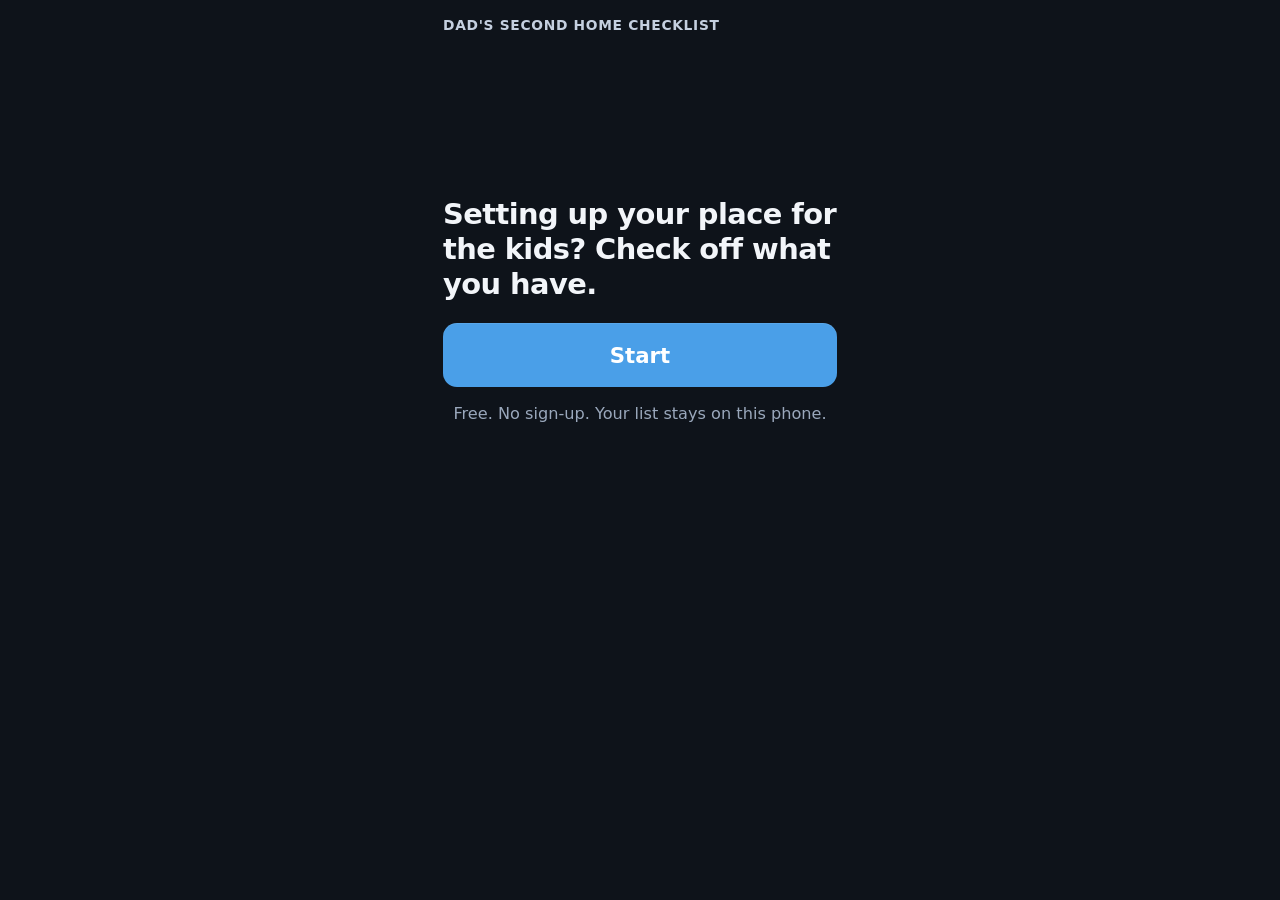
<file: checklist/index.html>
<!DOCTYPE html>
<html lang="en">
<head>
  <meta charset="UTF-8" />
  <meta name="viewport" content="width=device-width, initial-scale=1, viewport-fit=cover" />
  <meta name="theme-color" content="#1a2332" />
  <meta name="mobile-web-app-capable" content="yes" />
  <meta name="apple-mobile-web-app-capable" content="yes" />
  <meta name="apple-mobile-web-app-title" content="Second Home" />
  <meta name="referrer" content="no-referrer" />
  <title>Dad's Second Home Checklist</title>
  <link rel="manifest" href="manifest.webmanifest" />
  <link rel="icon" href="icon.svg" type="image/svg+xml" />
  <link rel="stylesheet" href="../styles.css?v=15" />
  <link rel="stylesheet" href="checklist.css?v=4" />
</head>
<body>
  <div id="app" class="app cl-app">
    <div id="toast" class="cl-toast hidden" role="status" aria-live="polite"></div>

    <!-- Intro -->
    <section id="screen-intro" class="screen" data-screen="intro">
      <header class="top">
        <p class="eyebrow">Dad's Second Home Checklist</p>
        <h1 class="cl-intro-line">Setting up your place for the kids? Check off what you have.</h1>
      </header>
      <div class="cl-actions">
        <button type="button" id="btn-start" class="btn btn-primary cl-btn-big">Start</button>
      </div>
      <p class="cl-fine">Free. No sign-up. Your list stays on this phone.</p>
    </section>

    <!-- Kids (skippable) -->
    <section id="screen-kids" class="screen hidden" data-screen="kids">
      <header class="top">
        <p class="eyebrow">Quick question · you can skip</p>
        <h1>How many kids, and how old?</h1>
        <p class="sub">Only used to hide things that don't fit. No names.</p>
      </header>
      <div class="cl-count" role="group" aria-label="How many kids">
        <button type="button" class="cl-chip" data-count="1">1</button>
        <button type="button" class="cl-chip" data-count="2">2</button>
        <button type="button" class="cl-chip" data-count="3">3</button>
        <button type="button" class="cl-chip" data-count="4">4+</button>
      </div>
      <div id="kid-ages" class="cl-kid-ages"></div>
      <div class="cl-actions cl-row">
        <button type="button" id="btn-kids-skip" class="btn btn-ghost">Skip</button>
        <button type="button" id="btn-kids-next" class="btn btn-primary">Next</button>
      </div>
    </section>

    <!-- Room (one per screen) -->
    <section id="screen-room" class="screen hidden" data-screen="room">
      <header class="cl-room-head">
        <p class="eyebrow" id="room-step">Room 1 of 7</p>
        <h1 id="room-name">Kid bedroom</h1>
        <p class="cl-legend">Pick one for each. Tap it again to clear.</p>
      </header>
      <ul id="room-items" class="cl-items"></ul>
      <details id="room-more" class="cl-more">
        <summary id="room-more-summary">More ideas</summary>
        <ul id="room-more-items" class="cl-items"></ul>
      </details>
      <div class="cl-actions cl-row cl-sticky">
        <button type="button" id="btn-room-back" class="btn btn-ghost">Back</button>
        <button type="button" id="btn-room-next" class="btn btn-primary">Next room</button>
      </div>
    </section>

    <!-- Result -->
    <section id="screen-result" class="screen hidden" data-screen="result">
      <header class="top">
        <p class="eyebrow">Your lists</p>
        <h1>Here's where you stand</h1>
      </header>
      <div class="card cl-list-card">
        <h2>Still need <span id="need-count" class="cl-count-badge">0</span></h2>
        <ul id="need-list" class="cl-plain"></ul>
        <button type="button" id="btn-share-need" class="btn btn-secondary cl-share">Share or copy</button>
      </div>
      <div class="card cl-list-card">
        <h2>Travels each handoff <span id="travels-count" class="cl-count-badge">0</span></h2>
        <ul id="travels-list" class="cl-plain"></ul>
        <p id="travels-long" class="cl-quiet hidden">That's a lot to carry each time. Could some of these just stay at your place?</p>
        <button type="button" id="btn-share-travels" class="btn btn-secondary cl-share">Share or copy</button>
      </div>
      <div class="cl-actions cl-row">
        <button type="button" id="btn-result-edit" class="btn btn-ghost">Change the list</button>
        <button type="button" id="btn-result-handoff" class="btn btn-primary">Handoff list</button>
      </div>
      <p class="cl-fine">Want this list ready before every handoff? Save it to your home screen.</p>
    </section>

    <!-- Return view: Travels first, one-tap checkoff -->
    <section id="screen-travels" class="screen hidden" data-screen="travels">
      <header class="top">
        <p class="eyebrow">Dad's Second Home Checklist</p>
        <h1>Travels each handoff</h1>
        <p class="sub" id="travels-sub">Tap each one as it's packed.</p>
      </header>
      <ul id="travels-check" class="checklist cl-checklist"></ul>
      <div class="cl-actions">
        <button type="button" id="btn-travels-clear" class="btn btn-ghost">Clear ticks for next handoff</button>
        <button type="button" id="btn-share-travels2" class="btn btn-secondary">Share or copy</button>
      </div>
      <div class="cl-actions cl-row">
        <button type="button" id="btn-travels-edit" class="btn btn-ghost">Change the list</button>
        <button type="button" id="btn-travels-result" class="btn btn-ghost">Still need list</button>
      </div>
    </section>
  </div>

  <script src="checklist-data.js?v=6"></script>
  <script src="checklist.js?v=6"></script>
</body>
</html>
</file>
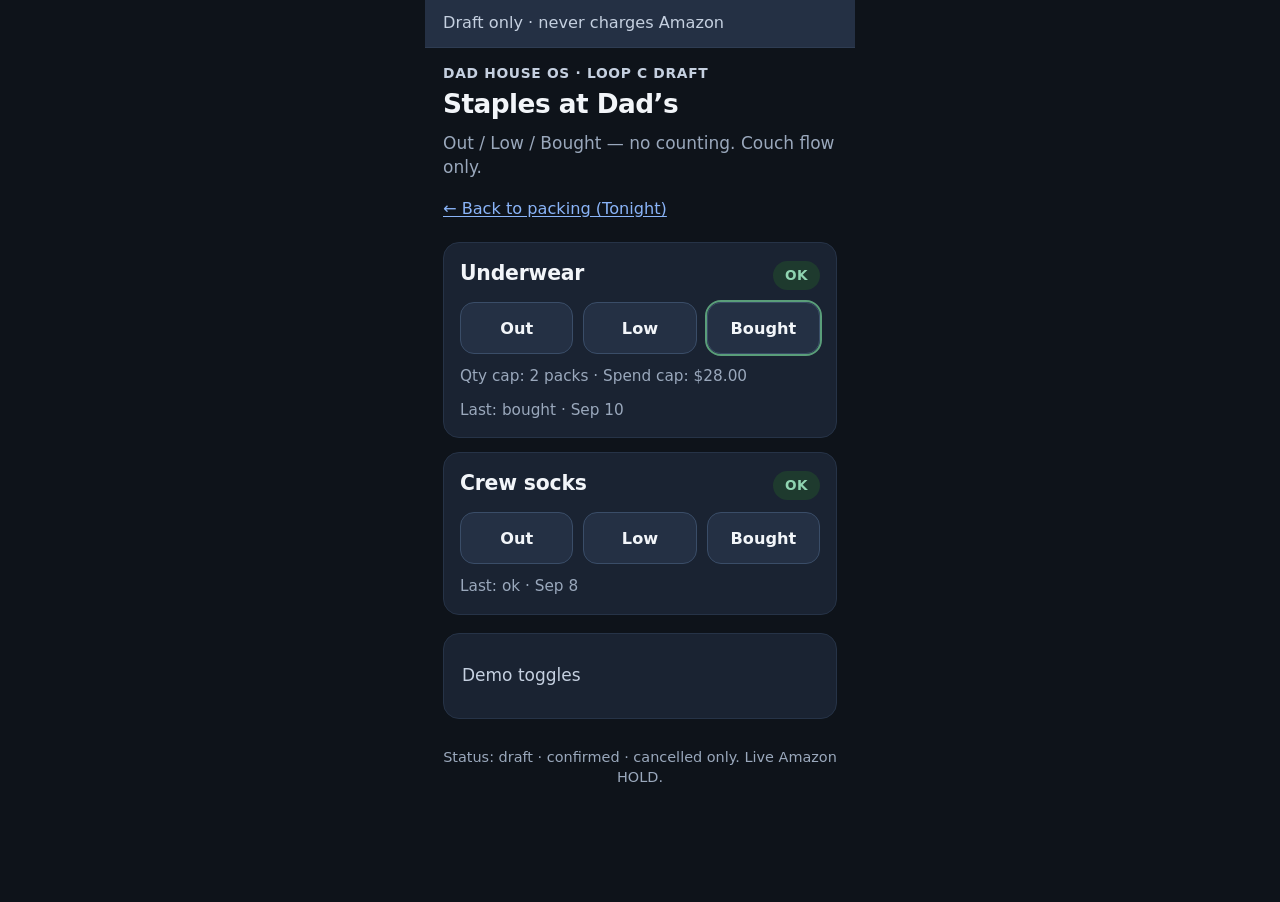
<file: replenish/index.html>
<!DOCTYPE html>
<html lang="en">
<head>
  <meta charset="UTF-8" />
  <meta name="viewport" content="width=device-width, initial-scale=1, viewport-fit=cover" />
  <meta name="theme-color" content="#1a2332" />
  <meta name="apple-mobile-web-app-capable" content="yes" />
  <title>Dad House OS — Replenish (Loop C draft)</title>
  <link rel="stylesheet" href="styles.css?v=15" />
</head>
<body>
  <div id="app" class="app">
    <div id="toast" class="toast hidden" role="status" aria-live="polite"></div>
    <div id="banner" class="banner" role="status">Draft only · never charges Amazon</div>

    <!-- Screen: Staples home (S3 couch) -->
    <section id="screen-staples" class="screen" data-screen="staples">
      <header class="top">
        <p class="eyebrow">Dad House OS · Loop C draft</p>
        <h1>Staples at Dad’s</h1>
        <p class="sub">Out / Low / Bought — no counting. Couch flow only.</p>
        <p class="nav-back"><a href="../">← Back to packing (Tonight)</a></p>
      </header>

      <!-- Fake Today deep-link row -->
      <div id="alert-row" class="card alert-row hidden">
        <p class="alert-copy"><strong id="alert-text">Underwear: Out → Order</strong></p>
        <button type="button" id="btn-alert-order" class="btn btn-primary btn-sm">Order</button>
      </div>

      <div id="staples-list" class="staples-list"></div>

      <details class="demo-panel card">
        <summary>Demo toggles</summary>
        <label class="toggle-row">
          <input type="checkbox" id="toggle-missing-size" />
          <span>Missing SizeRecord (soft size path)</span>
        </label>
        <label class="toggle-row">
          <input type="checkbox" id="toggle-stale-size" />
          <span>Stale size (&gt;90 days) — KC2 hard-nag</span>
        </label>
        <button type="button" id="btn-reset" class="btn btn-ghost">Reset fixture</button>
      </details>

      <p class="foot-note">Status: draft · confirmed · cancelled only. Live Amazon HOLD.</p>
    </section>

    <!-- Screen: Event sheet (Out / Low / Bought) -->
    <section id="screen-event" class="screen hidden" data-screen="event">
      <header class="top top-row">
        <button type="button" class="btn-back" data-back="staples" aria-label="Back">←</button>
        <div>
          <p class="eyebrow">Stock event</p>
          <h1 id="event-title">Underwear at Dad’s</h1>
        </div>
      </header>
      <p class="helper">No counting. Just tap how it feels.</p>
      <div class="triad" role="group" aria-label="Stock event">
        <button type="button" class="btn triad-btn" data-event="out" id="btn-out">Out</button>
        <button type="button" class="btn triad-btn" data-event="low" id="btn-low">Low</button>
        <button type="button" class="btn triad-btn" data-event="bought" id="btn-bought">Bought a pack</button>
      </div>
      <div id="event-meta" class="card meta-card"></div>
      <div class="actions">
        <button type="button" id="btn-review-order" class="btn btn-primary hidden">Review order</button>
      </div>
      <p class="foot-note">No qty stepper on this path (KC4).</p>
    </section>

    <!-- Screen: Soft size (if no SizeRecord) -->
    <section id="screen-soft-size" class="screen hidden" data-screen="soft-size">
      <header class="top top-row">
        <button type="button" class="btn-back" data-back="event" aria-label="Back">←</button>
        <div>
          <p class="eyebrow">Size needed</p>
          <h1>Pick size for cart</h1>
        </div>
      </header>
      <p class="helper">No size on file. Pick one so the draft cart is sized — don’t dead-end.</p>
      <label class="field">
        <span>Underwear size</span>
        <div class="chip-row" id="soft-size-chips" role="group">
          <button type="button" class="chip" data-size="Youth S">Youth S</button>
          <button type="button" class="chip" data-size="Youth M">Youth M</button>
          <button type="button" class="chip selected" data-size="Youth L">Youth L</button>
          <button type="button" class="chip" data-size="Youth XL">Youth XL</button>
          <button type="button" class="chip" data-size="10-12">10–12</button>
          <button type="button" class="chip" data-size="12-14">12–14</button>
        </div>
      </label>
      <div class="actions">
        <button type="button" id="btn-soft-continue" class="btn btn-primary">Continue</button>
      </div>
    </section>

    <!-- Screen: Stale size hard-nag (KC2) -->
    <section id="screen-stale-size" class="screen hidden" data-screen="stale-size">
      <header class="top top-row">
        <button type="button" class="btn-back" data-back="event" aria-label="Back">←</button>
        <div>
          <p class="eyebrow">Size check</p>
          <h1>Size may be last season</h1>
        </div>
      </header>
      <div class="card warn-card">
        <p class="size-huge" id="stale-size-value">Youth M</p>
        <p class="measured-huge" id="stale-measured">Measured Dec 1, 2025</p>
        <p class="warn-body" id="stale-nag-copy">
          Measured over 90 days ago. Don’t rubber-stamp last season into the cart.
        </p>
      </div>
      <div class="actions">
        <button type="button" id="btn-update-size" class="btn btn-primary">Update size</button>
        <button type="button" id="btn-confirm-size-anyway" class="btn btn-secondary">Size still right — continue</button>
        <button type="button" id="btn-stale-cancel" class="btn btn-ghost">Cancel</button>
      </div>
    </section>

    <!-- Screen: Confirm / ReplenishProposal -->
    <section id="screen-confirm" class="screen hidden" data-screen="confirm">
      <header class="top top-row">
        <button type="button" class="btn-back" data-back="staples" aria-label="Back">←</button>
        <div>
          <p class="eyebrow">Draft proposal</p>
          <h1 id="confirm-title">Order underwear?</h1>
        </div>
      </header>

      <div class="card size-card">
        <p class="size-huge" id="confirm-size">Youth L</p>
        <p class="measured-huge" id="confirm-measured">Measured Sep 1</p>
        <button type="button" id="btn-wrong-size" class="link-btn">Wrong size</button>
      </div>

      <div class="card">
        <p class="cart-line" id="confirm-cart">Amazon · 6-pack · Youth L</p>
        <p class="caps-line" id="confirm-caps">Qty cap: 2 packs · Spend cap: $28</p>
        <p class="price-line" id="confirm-price">Estimated $32.00</p>
        <p class="muted tiny" id="proposal-status">Status: draft · no charge</p>
      </div>

      <div id="cap-conflict" class="card conflict-card hidden">
        <p class="conflict-title" id="conflict-title">Can’t confirm · estimated $32 · spend cap $28</p>
        <p class="caps-line" id="conflict-caps">Qty cap: 2 packs · Spend cap: $28</p>
        <div class="conflict-actions">
          <button type="button" id="btn-lower-qty" class="btn btn-secondary">Lower qty</button>
          <button type="button" id="btn-raise-cap" class="btn btn-secondary">Raise spend cap</button>
          <button type="button" id="btn-cancel-proposal" class="btn btn-ghost">Cancel</button>
        </div>
        <div id="raise-cap-inline" class="raise-cap hidden">
          <label class="field">
            <span>New spend cap ($)</span>
            <input type="number" id="input-raise-cap" min="1" step="1" inputmode="decimal" />
          </label>
          <button type="button" id="btn-apply-cap" class="btn btn-secondary">Apply cap</button>
        </div>
      </div>

      <div class="actions">
        <button type="button" id="btn-confirm-spend" class="btn btn-primary" disabled>Confirm spend $0.00</button>
        <button type="button" id="btn-save-draft" class="btn btn-secondary">Save draft</button>
        <button type="button" id="btn-cancel-confirm" class="btn btn-ghost">Cancel</button>
      </div>
      <p class="foot-note">Confirm-gated draft only (KC5). Live Amazon still HOLD.</p>
    </section>
  </div>

  <script src="../shared/feedback.js?v=17"></script>
  <script src="app.js?v=15"></script>
</body>
</html>
</file>
<file: styles.css>
/* Dad House OS — parking-lot packing (phone-first)
   Craft SoT: journey v2 §9 + brief §12 — tired-dad glance test */

:root {
  /* Parking lot at 7am — calm dark */
  --bg: #0e131a;
  --surface: #1a2332;
  --surface2: #243044;
  --border: #2e3c52;
  --border-soft: #263347;
  --text: #f2f5f9;
  --text-secondary: #c5d0e0;
  --muted: #9aa8bc;
  --accent: #4a9fe8;
  --accent-press: #2f7fc4;
  --warn: #d4a35a;
  --uncertain: #c9a84a;
  --ok: #5a9e7a;          /* calm done — not neon success */
  --ok-soft: #3d6b55;
  --danger: #d08080;
  --radius: 16px;
  --tap: 56px;            /* prefer 52–56; ≥48 always */
  --space-xs: 6px;
  --space-sm: 10px;
  --space-md: 16px;
  --space-lg: 22px;
  --space-xl: 28px;
  --safe-bottom: env(safe-area-inset-bottom, 0px);
  --font: system-ui, -apple-system, "Segoe UI", Roboto, "Helvetica Neue", sans-serif;
  font-family: var(--font);
  font-size: 17px;        /* arm’s-length mobile default */
  line-height: 1.4;
  -webkit-text-size-adjust: 100%;
}

*, *::before, *::after { box-sizing: border-box; }

html, body {
  margin: 0;
  padding: 0;
  background: var(--bg);
  color: var(--text);
  min-height: 100%;
  -webkit-tap-highlight-color: transparent;
  font-family: var(--font);
}

body {
  display: flex;
  justify-content: center;
}

.app {
  display: flex;
  flex-direction: column;
  width: 100%;
  max-width: 430px;
  min-height: 100dvh;
  padding: var(--space-md) 18px calc(var(--space-xl) + 72px + var(--safe-bottom));
}

.hidden { display: none !important; }

/* ——— Offline / stale banner: sticky, unmistakable, not shouting ——— */
/* banner scroll safe — sticky top + safe padding, no overlap */
.banner {
  flex-shrink: 0;
  position: sticky;
  top: 0;
  z-index: 20;
  margin: calc(-1 * var(--space-md)) -18px var(--space-md);
  padding: 12px 18px;
  padding-top: max(12px, env(safe-area-inset-top, 0px));
  min-height: 2.75rem;
  background: var(--surface2);
  color: var(--text-secondary);
  font-size: 0.95rem;
  font-weight: 500;
  line-height: 1.4;
  border-bottom: 1px solid var(--border);
}

.banner.offline {
  background: #3d3018;
  color: #f5e6c0;
  border-bottom-color: #6a5530;
  font-weight: 600;
}

.banner.stale {
  background: #322818;
  color: #e8d0a8;
  border-bottom-color: #5a4830;
  font-weight: 500;
}

/* ——— Type hierarchy: handoff > status > rows ——— */
.top { margin-bottom: var(--space-lg); }
.top-row {
  display: flex;
  gap: 12px;
  align-items: flex-start;
}

.eyebrow {
  margin: 0 0 var(--space-xs);
  font-size: 0.8125rem;
  letter-spacing: 0.05em;
  text-transform: uppercase;
  color: var(--text-secondary); /* not muted-only chrome */
  font-weight: 600;
}

h1 {
  margin: 0;
  font-size: 1.55rem;
  line-height: 1.2;
  font-weight: 700;
  letter-spacing: -0.02em;
}

.sub {
  margin: 10px 0 0;
  color: var(--muted);
  font-size: 1rem;
  line-height: 1.45;
}

.card {
  background: var(--surface);
  border-radius: var(--radius);
  padding: 18px;
  margin-bottom: 14px;
  border: 1px solid var(--border-soft);
}

/* Handoff title block — largest signal after page h1 */
.handoff-card {
  padding: 18px 18px 16px;
  margin-bottom: 12px;
}

.handoff-card .eyebrow {
  margin-bottom: 8px;
}

.handoff-card h2 {
  margin: 0 0 4px;
  font-size: 1.35rem;
  line-height: 1.25;
  font-weight: 700;
  letter-spacing: -0.015em;
}

.countdown {
  font-size: 1.85rem;
  font-weight: 700;
  color: var(--accent);
  margin: 12px 0 6px;
  letter-spacing: -0.02em;
  line-height: 1.15;
}

.meta {
  color: var(--text-secondary);
  font-size: 0.95rem;
  margin: 6px 0 0;
  line-height: 1.4;
}

.muted { color: var(--muted); }

/* Status chrome — calm; never alarmist / false green confidence */
.status-card {
  font-size: 1.05rem;
  font-weight: 600;
  line-height: 1.35;
  padding: 14px 18px;
  margin-bottom: 16px;
  color: var(--text);
  background: var(--surface);
  border: 1px solid var(--border);
}

.status-card.neutral {
  border-color: var(--border);
  color: var(--text-secondary);
  font-weight: 500;
}

.status-card.amber {
  border-color: #7a6a30;
  background: #1c1a14;
  color: #e8d090;
}

.status-card.done {
  border-color: #3d5e4c;
  background: #15201a;
  color: #b8d4c4; /* calm — not neon success green */
}

.status-card.stale {
  border-color: #6a5640;
  background: #1c1814;
  color: #d8c4a8;
  opacity: 1;
}

.summary-card .pct {
  font-size: 1.8rem;
  font-weight: 700;
}

.summary-card .hint {
  color: var(--muted);
  font-size: 0.9rem;
  margin-top: 8px;
}

/* ——— CTAs ——— */
.actions {
  margin: var(--space-lg) 0;
  display: flex;
  flex-direction: column;
  gap: 10px;
}

.btn {
  display: flex;
  align-items: center;
  justify-content: center;
  width: 100%;
  min-height: var(--tap);
  padding: 14px 18px;
  border: none;
  border-radius: 14px;
  font-family: inherit;
  font-size: 1.1rem;
  font-weight: 600;
  cursor: pointer;
  -webkit-user-select: none;
  user-select: none;
}

.btn:disabled { opacity: 0.45; cursor: not-allowed; }

.btn-primary {
  background: var(--accent);
  color: #fff;
  box-shadow: 0 1px 0 rgba(255, 255, 255, 0.08) inset;
}

.btn-primary:active:not(:disabled) { background: var(--accent-press); }

.btn-secondary {
  background: var(--surface2);
  color: var(--text);
  border: 1px solid #3a4d68;
  margin-top: 0;
}

.btn-ghost {
  background: transparent;
  color: var(--text-secondary);
  border: 1px dashed #3a4d68;
  font-weight: 500;
  font-size: 1rem;
}

.btn-back {
  flex-shrink: 0;
  width: var(--tap);
  height: var(--tap);
  border: none;
  border-radius: 14px;
  background: var(--surface2);
  color: var(--text);
  font-size: 1.45rem;
  cursor: pointer;
}

/* Paste / add sheet */
.paste-handoff {
  margin-top: 10px;
  background: var(--surface);
  border-radius: var(--radius);
  padding: 12px 16px;
  border: 1px solid var(--border-soft);
}

.paste-handoff summary {
  min-height: 48px;
  display: flex;
  align-items: center;
  cursor: pointer;
  color: var(--text-secondary);
  font-size: 1rem;
}

.field-label {
  margin: 14px 0 8px;
  font-size: 0.95rem;
  font-weight: 600;
  color: var(--text-secondary);
}

.field {
  display: flex;
  flex-direction: column;
  gap: 8px;
  margin: 14px 0;
  font-size: 0.95rem;
  color: var(--muted);
}

.field input {
  min-height: var(--tap);
  padding: 12px 14px;
  border-radius: 12px;
  border: 1px solid #3a4d68;
  background: var(--bg);
  color: var(--text);
  font-family: inherit;
  font-size: 1.1rem;
}

.field-hint {
  margin: 8px 0 0;
  font-size: 0.9rem;
  color: var(--muted);
  line-height: 1.4;
}

.foot-note {
  color: var(--muted);
  font-size: 0.85rem;
  text-align: center;
  margin-top: var(--space-xl);
  line-height: 1.4;
}

.weather-line {
  background: var(--surface2);
  border-radius: 12px;
  padding: 12px 16px;
  margin-bottom: 12px;
  font-size: 1rem;
  line-height: 1.4;
}

.weather-line .src {
  color: var(--muted);
  font-size: 0.875rem;
  margin-top: 4px;
}

/* Checklist status line (mirrors status-card calm states) */
.pct-line {
  margin-bottom: 14px;
  padding: 12px 14px;
  border-radius: 12px;
  font-size: 1.05rem;
  font-weight: 600;
  color: var(--text-secondary);
  background: var(--surface);
  border: 1px solid var(--border-soft);
  line-height: 1.35;
}

.pct-line strong { color: var(--text); }
.pct-line.amber { border-color: #7a6a30; background: #1c1a14; color: #e8d090; }
.pct-line.done { border-color: #3d5e4c; background: #15201a; color: #b8d4c4; }
.pct-line.stale { border-color: #6a5640; background: #1c1814; color: #d8c4a8; }
.pct-line.neutral { color: var(--text-secondary); }

/* ——— Checklist rows: breathing room + thumb targets ——— */
.checklist {
  list-style: none;
  margin: 0 0 var(--space-md);
  padding: 0;
  display: flex;
  flex-direction: column;
  gap: 12px; /* thumb-separated */
}

.check-item {
  display: grid;
  grid-template-columns: var(--tap) 1fr;
  gap: 4px 12px;
  align-items: center;
  background: var(--surface);
  border-radius: var(--radius);
  padding: 10px 14px 10px 10px;
  border: 1px solid var(--border-soft);
  min-height: 72px;
  cursor: pointer;
  -webkit-user-select: none;
  user-select: none;
}

.check-item:active {
  background: #1e2a3c;
}

.check-item.uncertain {
  border-color: #4a4028;
  background: #181612;
}

.check-item.packed {
  opacity: 0.78;
}

.check-item.left-behind {
  opacity: 0.78;
}

.check-item.kid-has {
  /* calm confirm — not success-green blast */
  border-color: #354a40;
  background: #141a16;
}

.item-body {
  min-width: 0;
  display: flex;
  flex-direction: column;
  gap: 4px;
  padding: 4px 0;
}

.check-toggle {
  width: var(--tap);
  height: var(--tap);
  min-width: var(--tap);
  min-height: var(--tap);
  border-radius: 14px;
  border: 2px solid #4a5d78;
  background: var(--bg);
  color: var(--text);
  font-size: 1.45rem;
  font-family: inherit;
  cursor: pointer;
  display: flex;
  align-items: center;
  justify-content: center;
  flex-shrink: 0;
  pointer-events: none; /* row handles tap — full row hit area */
}

.check-item.packed .check-toggle {
  background: var(--ok-soft);
  border-color: var(--ok);
  color: #e8f5ee;
}

/* follows_kid: never packed-green ✓ certainty */
.check-item.uncertain .check-toggle,
.check-item.uncertain:not(.packed) .check-toggle {
  border-color: var(--uncertain);
  color: var(--uncertain);
  background: var(--bg);
}

.check-item.kid-has .check-toggle {
  background: #1e3228;
  border-color: #5a8a70;
  color: #c8e0d4;
}

.item-name {
  font-size: 1.15rem;
  font-weight: 600;
  margin: 0;
  line-height: 1.25;
  letter-spacing: -0.01em;
}

.item-meta {
  font-size: 0.9rem;
  color: var(--muted);
  margin: 0;
  line-height: 1.4;
}

.badge {
  display: inline-block;
  padding: 3px 10px;
  border-radius: 999px;
  font-size: 0.8rem;
  font-weight: 600;
  margin-right: 6px;
  vertical-align: middle;
  letter-spacing: 0.01em;
}

.badge-uncertain { background: #3f3518; color: #f0d070; }
.badge-dad { background: #243044; color: #b0c4dc; }
.badge-oneoff { background: #2a3348; color: #a8b8d0; }
.badge-left { background: #3a3028; color: #e0c8b8; }
.badge-ok { background: #243830; color: #b8d8c8; } /* calm kid-has, not neon */

.check-item.kid-has .badge-ok {
  background: #2a4038;
  color: #c8e0d4;
}

.add-one-off { margin-top: 10px; }

.nag-card {
  background: #222018;
  border: 1px solid #5a5030;
  margin-bottom: 14px;
  font-size: 0.95rem;
  color: var(--text-secondary);
  line-height: 1.4;
}

.empty-card h2 {
  margin-top: 0;
  font-size: 1.3rem;
}

.empty-card .muted {
  font-size: 1rem;
  line-height: 1.45;
  margin: 10px 0 18px;
}

/* Chips — fat-finger (≥48) */
.add-sheet .chip-row,
.chip-row {
  display: flex;
  flex-wrap: wrap;
  gap: 10px;
  margin-bottom: 12px;
}

.chip {
  min-height: 48px;
  padding: 12px 18px;
  border-radius: 999px;
  border: 1px solid #4a5568;
  background: var(--surface2);
  color: var(--text);
  font-family: inherit;
  font-size: 1.05rem;
  font-weight: 600;
  cursor: pointer;
}

.chip-active {
  background: #2b4c7e;
  border-color: #5b8fd9;
  color: #fff;
}

.linkish {
  background: none;
  border: none;
  color: #8ab4f8;
  text-decoration: underline;
  margin-top: var(--space-md);
  font-family: inherit;
  font-size: 1rem;
  font-weight: 500;
  padding: 12px 4px;
  min-height: 48px;
  cursor: pointer;
}

.more-items {
  margin: 12px 0;
}

.more-items summary {
  min-height: 48px;
  display: flex;
  align-items: center;
  cursor: pointer;
  color: var(--text-secondary);
  font-size: 1rem;
  font-weight: 500;
  padding: 4px 2px;
}


/* —— Should polish (Product craft glance) —— */
.check-item {
  gap: 10px;
  padding: 10px 12px;
  min-height: 56px;
  border-radius: 12px;
}
.checklist { gap: 8px; }
.item-name { font-size: 1rem; margin: 0 0 2px; }
.item-meta { font-size: 0.8rem; opacity: 0.9; }
/* Dad house badge = affinity only, not packed success */
.badge-dad {
  background: #243044 !important;
  color: #9aa8bc !important;
  border: 1px solid #3a4a60;
  font-weight: 500;
}
.check-item.packed .badge-dad,
.badge-packed-only {
  background: #1e3d32 !important;
  color: #b6e2c8 !important;
}
.check-item.packed .check-toggle {
  background: #2a5a45;
  border-color: #3d7a5a;
  color: #d4f0e0;
}
/* Far countdown: quieter */
.countdown.far {
  font-size: 1rem !important;
  font-weight: 500 !important;
  color: #8b9bb0 !important;
  opacity: 0.8;
  letter-spacing: 0.01em;
}
.countdown.near {
  font-size: 1.5rem;
  font-weight: 700;
  color: #7eb6ff;
}

.restock-alert {
  border: 1px dashed #8a6a4a;
  background: #2a2418;
  color: #e8d4b0;
  margin: 0.5rem 0 0.75rem;
  font-size: 0.9rem;
}
.restock-alert .eyebrow { color: #c9a227; margin: 0 0 0.25rem; }


/* ——— Empty travelers = win (Product §4) ——— */
.empty-win-card {
  background: #1c2a24;
  border: 1px solid #3d6b55;
  margin: 12px 0 16px;
}
.empty-win-card h2 {
  margin: 0 0 8px;
  font-size: 1.35rem;
  letter-spacing: -0.02em;
  color: #d8eee4;
}
.empty-win-card .muted {
  margin: 0 0 8px;
  color: var(--text-secondary);
  font-size: 1.02rem;
  line-height: 1.45;
}
.quiet-link {
  margin-top: 4px;
  color: #8aa0b8;
  font-weight: 500;
  font-size: 0.95rem;
  text-decoration: underline;
  text-underline-offset: 3px;
}
.restock-alert a.restock-link {
  color: #c9a227;
  font-weight: 600;
  text-decoration: underline;
  text-underline-offset: 2px;
}
.status-card.win {
  background: #1c2a24;
  border-color: #3d6b55;
  color: #d8eee4;
}
</file>
<file: checklist/checklist.css>
/* Dad's Second Home Checklist: layered on ../styles.css (shared tokens, .btn, .card, .check-item) */
.cl-app { padding-bottom: calc(var(--space-lg) + var(--safe-bottom)); }
.cl-intro-line { font-size: 1.7rem; margin-top: 18vh; }
.cl-btn-big { min-height: 64px; font-size: 1.25rem; }
.cl-actions { display: flex; flex-direction: column; gap: 10px; margin: var(--space-md) 0; }
.cl-row { flex-direction: row; }
.cl-row .btn { flex: 1; }
.cl-fine { color: var(--muted); font-size: 0.95rem; text-align: center; margin: var(--space-md) 0; }

.cl-count { display: flex; gap: 10px; margin-bottom: var(--space-md); }
.cl-chip {
  flex: 1; min-height: 52px; border-radius: 14px; border: 1px solid var(--border);
  background: var(--surface); color: var(--text); font: inherit; font-weight: 600; cursor: pointer;
}
.cl-chip.on { background: var(--accent); border-color: var(--accent); color: #fff; }
.cl-kid-ages { display: flex; flex-direction: column; gap: 12px; }
.cl-kid-row p { margin: 0 0 6px; color: var(--text-secondary); font-weight: 600; }
.cl-kid-row .cl-bands { display: grid; grid-template-columns: 1fr 1fr; gap: 8px; }
.cl-kid-row .cl-chip { min-height: 46px; font-size: 0.95rem; }

.cl-room-head { margin-bottom: 10px; }
.cl-legend { margin: 4px 0 0; font-size: 0.85rem; color: var(--muted); }
.cl-pill { display: inline-block; padding: 1px 7px; border-radius: 999px; font-size: 0.8rem; font-weight: 600; }
.cl-pill.have { background: #1e3228; color: #c8e0d4; }
.cl-pill.need { background: #3d3018; color: #f5e6c0; }
.cl-pill.travels { background: #1d3550; color: #cfe4f8; }

.cl-items { list-style: none; margin: 0; padding: 0; display: flex; flex-direction: column; gap: 6px; }
.cl-item { background: var(--surface); border: 1px solid var(--border-soft); border-radius: 14px; }
.cl-item.s-have { border-color: #354a40; }
.cl-item.s-need { border-color: #6a5530; }
.cl-item.s-travels { border-color: #2f5f8f; }
.cl-head { display: flex; flex-wrap: wrap; align-items: baseline; column-gap: 8px; padding: 7px 12px 5px 14px; }
.cl-name { font-size: 1.02rem; line-height: 1.25; }
.cl-hint { font-size: 0.78rem; color: var(--muted); white-space: nowrap; }
.cl-seg { display: grid; grid-template-columns: 1fr 1fr 1fr; gap: 6px; padding: 0 10px 8px; }
.cl-opt {
  min-height: 40px; padding: 0 4px; border-radius: 10px; border: 1px solid #3a4d68;
  background: var(--bg); color: var(--text-secondary); font: inherit; font-size: 0.95rem; font-weight: 600;
  white-space: nowrap; cursor: pointer; -webkit-user-select: none; user-select: none;
}
.cl-opt:active { background: #1e2a3c; }
.cl-opt-have[aria-pressed="true"] { background: #1e3228; color: #c8e0d4; border-color: #5a8a70; }
.cl-opt-need[aria-pressed="true"] { background: #3d3018; color: #f5e6c0; border-color: #8a7040; }
.cl-opt-travels[aria-pressed="true"] { background: #1d3550; color: #cfe4f8; border-color: #4a7fb8; }
.cl-opt[aria-pressed="true"]::before { content: "✓ "; }
.cl-sizes { display: flex; gap: 6px 12px; padding: 0 12px 8px 14px; flex-wrap: wrap; }
.cl-sizes label { display: flex; align-items: center; gap: 6px; font-size: 0.82rem; color: var(--muted); }
.cl-sizes input {
  width: 84px; min-height: 36px; padding: 4px 8px; border-radius: 10px; border: 1px solid var(--border);
  background: var(--bg); color: var(--text); font: inherit; font-size: 16px;
}

.cl-more { margin-top: 8px; border: 1px dashed #3a4d68; border-radius: 14px; }
.cl-more > summary {
  min-height: 50px; padding: 13px 14px; cursor: pointer; color: var(--text-secondary); font-weight: 600; list-style: none;
}
.cl-more > summary::-webkit-details-marker { display: none; }
.cl-more > summary::after { content: " +"; }
.cl-more[open] > summary::after { content: " –"; }
.cl-more .cl-items { padding: 0 8px 8px; }

.cl-list-card h2 { margin: 0 0 8px; font-size: 1.15rem; display: flex; align-items: center; gap: 8px; }
.cl-count-badge { font-size: 0.85rem; background: var(--surface2); border-radius: 999px; padding: 1px 9px; color: var(--text-secondary); }
.cl-plain { margin: 0 0 12px; padding-left: 20px; }
.cl-plain li { margin: 4px 0; }
.cl-plain .cl-empty { list-style: none; margin-left: -20px; color: var(--muted); }
.cl-share { min-height: 48px; font-size: 1rem; }

.cl-checklist .check-item { min-height: 60px; }
.cl-checklist .check-item.packed .check-toggle::after { content: "✓"; }
.cl-checklist .item-name { font-size: 1.05rem; font-weight: 600; }
.cl-checklist .item-meta { font-size: 0.85rem; color: var(--muted); }

.cl-toast {
  position: fixed; left: 50%; bottom: calc(24px + var(--safe-bottom)); transform: translateX(-50%);
  background: var(--surface2); color: var(--text); padding: 12px 18px; border-radius: 12px;
  border: 1px solid var(--border); z-index: 50; font-weight: 600;
}

/* Sizes collapsed behind "Add sizes" (Product, Oct 1) */
.cl-head { align-items: center; }
.cl-size-link {
  margin-left: auto; min-height: 40px; padding: 0 2px 0 10px; background: none; border: 0;
  color: var(--accent); font: inherit; font-size: 0.9rem; font-weight: 600; text-decoration: underline;
  text-underline-offset: 3px; cursor: pointer; text-align: right;
}
.cl-size-link.has { color: var(--text-secondary); text-decoration: none; }
.cl-head:has(.cl-size-link) { padding-top: 2px; padding-bottom: 0; }

/* v1.2 (Red-Team cold fixes) */
.cl-note { flex-basis: 100%; font-size: 0.8rem; color: var(--muted); margin-top: 1px; }
.cl-kid-name {
  margin-top: 8px; width: 100%; min-height: 44px; padding: 8px 12px; border-radius: 12px; border: 1px solid var(--border);
  background: var(--bg); color: var(--text); font: inherit; font-size: 16px;
}
.cl-seats { flex-direction: column; gap: 6px; }
.cl-seat-row { display: flex; align-items: center; gap: 8px; width: 100%; }
.cl-seat-kid { flex: 0 0 64px; font-size: 0.85rem; color: var(--muted); overflow: hidden; text-overflow: ellipsis; white-space: nowrap; }
.cl-seat-opts { flex: 1; display: grid; grid-template-columns: 1fr 1fr 1fr; gap: 6px; }
.cl-seat-opt {
  min-height: 40px; padding: 0 4px; border-radius: 10px; border: 1px solid #3a4d68; background: var(--bg);
  color: var(--text-secondary); font: inherit; font-size: 0.88rem; font-weight: 600; white-space: nowrap; cursor: pointer;
}
.cl-seat-opt[aria-pressed="true"] { background: var(--surface2); color: var(--text); border-color: var(--accent); }
.cl-quiet { margin: 0 0 12px; font-size: 0.92rem; color: var(--muted); }
</file>
<file: replenish/styles.css>
/* Dad House OS — Loop C replenish draft (phone-first)
   Craft align: journey v2 §9 + brief §12 (same parking-lot-at-7am palette) */

:root {
  --bg: #0e131a;
  --surface: #1a2332;
  --surface2: #243044;
  --border: #2e3c52;
  --border-soft: #263347;
  --text: #f2f5f9;
  --text-secondary: #c5d0e0;
  --muted: #9aa8bc;
  --accent: #4a9fe8;
  --accent-press: #2f7fc4;
  --warn: #d4a35a;
  --ok: #5a9e7a;
  --danger: #d08080;
  --radius: 16px;
  --tap: 56px;
  --safe-bottom: env(safe-area-inset-bottom, 0px);
  --font: system-ui, -apple-system, "Segoe UI", Roboto, "Helvetica Neue", sans-serif;
  font-family: var(--font);
  font-size: 17px;
  line-height: 1.4;
  -webkit-text-size-adjust: 100%;
}

*, *::before, *::after { box-sizing: border-box; }

html, body {
  margin: 0;
  padding: 0;
  background: var(--bg);
  color: var(--text);
  min-height: 100%;
  -webkit-tap-highlight-color: transparent;
  font-family: var(--font);
}

body { display: flex; justify-content: center; }

.app {
  width: 100%;
  max-width: 430px;
  min-height: 100dvh;
  padding: 16px 18px calc(28px + var(--safe-bottom));
  position: relative;
}

.hidden { display: none !important; }

.banner {
  position: sticky;
  top: 0;
  z-index: 20;
  margin: -16px -18px 16px;
  padding: 12px 18px;
  min-height: 2.75rem;
  background: var(--surface2);
  color: var(--text-secondary);
  font-size: 0.95rem;
  font-weight: 500;
  line-height: 1.4;
  border-bottom: 1px solid var(--border);
}

.toast {
  position: fixed;
  left: 50%;
  transform: translateX(-50%);
  bottom: calc(24px + var(--safe-bottom));
  z-index: 40;
  max-width: 90%;
  padding: 14px 18px;
  background: var(--ok);
  color: #fff;
  font-weight: 600;
  font-size: 1.05rem;
  border-radius: 14px;
  box-shadow: 0 8px 24px rgba(0,0,0,0.35);
}

.top { margin-bottom: 22px; }
.top-row { display: flex; gap: 12px; align-items: flex-start; }

.eyebrow {
  margin: 0 0 6px;
  font-size: 0.8125rem;
  letter-spacing: 0.05em;
  text-transform: uppercase;
  color: var(--text-secondary);
  font-weight: 600;
}

h1 {
  margin: 0;
  font-size: 1.55rem;
  line-height: 1.2;
  font-weight: 700;
  letter-spacing: -0.02em;
}

.sub, .helper {
  margin: 10px 0 18px;
  color: var(--muted);
  font-size: 1rem;
  line-height: 1.45;
}

.card {
  background: var(--surface);
  border-radius: var(--radius);
  padding: 18px;
  margin-bottom: 14px;
  border: 1px solid var(--border-soft);
}

.alert-row {
  display: flex;
  align-items: center;
  gap: 12px;
  justify-content: space-between;
  border-color: #5a3a1a;
  background: #241810;
  padding: 14px 16px;
}

.alert-copy { margin: 0; flex: 1; font-size: 1.05rem; line-height: 1.35; }
.btn-sm { width: auto; min-width: 96px; padding: 12px 16px; min-height: 48px; }

.actions { margin: 22px 0; display: flex; flex-direction: column; gap: 10px; }

.btn {
  display: flex;
  align-items: center;
  justify-content: center;
  width: 100%;
  min-height: var(--tap);
  padding: 14px 18px;
  border: none;
  border-radius: 14px;
  font-family: inherit;
  font-size: 1.1rem;
  font-weight: 600;
  cursor: pointer;
  user-select: none;
}

.btn:disabled { opacity: 0.4; cursor: not-allowed; }
.btn-primary { background: var(--accent); color: #fff; }
.btn-primary:active:not(:disabled) { background: var(--accent-press); }
.btn-secondary {
  background: var(--surface2);
  color: var(--text);
  border: 1px solid #3a4d68;
}
.btn-ghost {
  background: transparent;
  color: var(--text-secondary);
  border: 1px dashed #3a4d68;
  font-weight: 500;
  font-size: 1rem;
}
.btn-back {
  flex-shrink: 0;
  width: var(--tap);
  height: var(--tap);
  border: none;
  border-radius: 14px;
  background: var(--surface2);
  color: var(--text);
  font-size: 1.45rem;
  cursor: pointer;
}

.foot-note {
  color: var(--muted);
  font-size: 0.85rem;
  text-align: center;
  margin-top: 28px;
  line-height: 1.4;
}
.muted { color: var(--muted); }
.tiny { font-size: 0.875rem; }

/* Staple rows */
.staples-list { display: flex; flex-direction: column; gap: 14px; margin-bottom: 18px; }
.staple-row {
  background: var(--surface);
  border: 1px solid var(--border-soft);
  border-radius: var(--radius);
  padding: 16px;
}
.staple-head {
  display: flex;
  justify-content: space-between;
  align-items: baseline;
  gap: 10px;
  margin-bottom: 12px;
}
.staple-name { margin: 0; font-size: 1.2rem; font-weight: 700; letter-spacing: -0.01em; }
.stock-pill {
  font-size: 0.8rem;
  font-weight: 700;
  padding: 5px 12px;
  border-radius: 999px;
  text-transform: uppercase;
  letter-spacing: 0.03em;
}
.stock-ok { background: #1e3a2e; color: #8fd4b0; }
.stock-low { background: #4a3c12; color: #f0d070; }
.stock-out { background: #4a1e1e; color: #f0a0a0; }

.triad-mini {
  display: grid;
  grid-template-columns: 1fr 1fr 1fr;
  gap: 10px;
}
.triad-mini .btn {
  font-size: 0.95rem;
  min-height: 52px;
  padding: 10px 8px;
}
.triad-mini .btn.active-out { outline: 2px solid var(--danger); }
.triad-mini .btn.active-low { outline: 2px solid var(--warn); }
.triad-mini .btn.active-bought { outline: 2px solid var(--ok); }

.rule-caps {
  margin: 12px 0 0;
  font-size: 0.9rem;
  color: var(--muted);
  line-height: 1.4;
}

/* Full triad on event screen */
.triad {
  display: flex;
  flex-direction: column;
  gap: 12px;
  margin-bottom: 18px;
}
.triad-btn { background: var(--surface2); color: var(--text); border: 1px solid #3a4d68; }
.triad-btn[data-event="out"].selected { background: #4a1e1e; border-color: var(--danger); }
.triad-btn[data-event="low"].selected { background: #4a3c12; border-color: var(--warn); }
.triad-btn[data-event="bought"].selected { background: #1e3a2e; border-color: var(--ok); }

.meta-card { font-size: 0.95rem; color: var(--muted); line-height: 1.45; }
.meta-card strong { color: var(--text); }

/* Soft size chips — fat-finger */
.chip-row {
  display: flex;
  flex-wrap: wrap;
  gap: 10px;
  margin-top: 10px;
}
.chip {
  min-height: 48px;
  padding: 12px 18px;
  border-radius: 999px;
  border: 1px solid #3a4d68;
  background: var(--bg);
  color: var(--text);
  font-family: inherit;
  font-size: 1.05rem;
  font-weight: 600;
  cursor: pointer;
}
.chip.selected {
  background: var(--accent);
  border-color: var(--accent);
  color: #fff;
}

.field {
  display: flex;
  flex-direction: column;
  gap: 8px;
  margin: 14px 0;
  font-size: 0.95rem;
  color: var(--muted);
}
.field input {
  min-height: var(--tap);
  padding: 12px 14px;
  border-radius: 12px;
  border: 1px solid #3a4d68;
  background: var(--bg);
  color: var(--text);
  font-family: inherit;
  font-size: 1.1rem;
}

/* Size LARGE on confirm (KC2) */
.size-card { text-align: center; padding: 22px 18px; }
.size-huge {
  margin: 0;
  font-size: 2.5rem;
  font-weight: 800;
  letter-spacing: -0.02em;
  line-height: 1.1;
}
.measured-huge {
  margin: 10px 0 14px;
  font-size: 1.15rem;
  font-weight: 600;
  color: var(--muted);
}
.link-btn {
  background: none;
  border: none;
  color: var(--accent);
  font-family: inherit;
  font-size: 1rem;
  font-weight: 600;
  cursor: pointer;
  text-decoration: underline;
  padding: 12px;
  min-height: 48px;
}

.cart-line { margin: 0 0 10px; font-size: 1.15rem; font-weight: 600; }
.caps-line { margin: 0 0 10px; font-size: 1rem; color: var(--muted); }
.price-line { margin: 0; font-size: 1.25rem; font-weight: 700; }

.conflict-card {
  border-color: #6a3030;
  background: #2a1818;
}
.conflict-title {
  margin: 0 0 10px;
  font-weight: 700;
  color: #f0a0a0;
  font-size: 1.1rem;
}
.conflict-actions {
  display: flex;
  flex-direction: column;
  gap: 10px;
  margin-top: 14px;
}
.raise-cap { margin-top: 14px; }

.warn-card {
  border-color: #6a5020;
  background: #2a2210;
}
.warn-body {
  margin: 12px 0 0;
  color: #f0d9a0;
  line-height: 1.45;
  font-size: 1rem;
}

.demo-panel summary {
  cursor: pointer;
  color: var(--text-secondary);
  min-height: 48px;
  display: flex;
  align-items: center;
  font-size: 1rem;
}
.toggle-row {
  display: flex;
  align-items: center;
  gap: 12px;
  margin: 14px 0;
  font-size: 0.95rem;
  color: var(--muted);
  min-height: 44px;
}
.toggle-row input { width: 22px; height: 22px; }


.nav-back {
  margin: 10px 0 0;
  font-size: 0.95rem;
}
.nav-back a {
  color: #8ab4f8;
  text-decoration: underline;
  text-underline-offset: 2px;
  font-weight: 500;
}
.app {
  padding-bottom: calc(28px + 72px + env(safe-area-inset-bottom, 0px));
}
</file>
